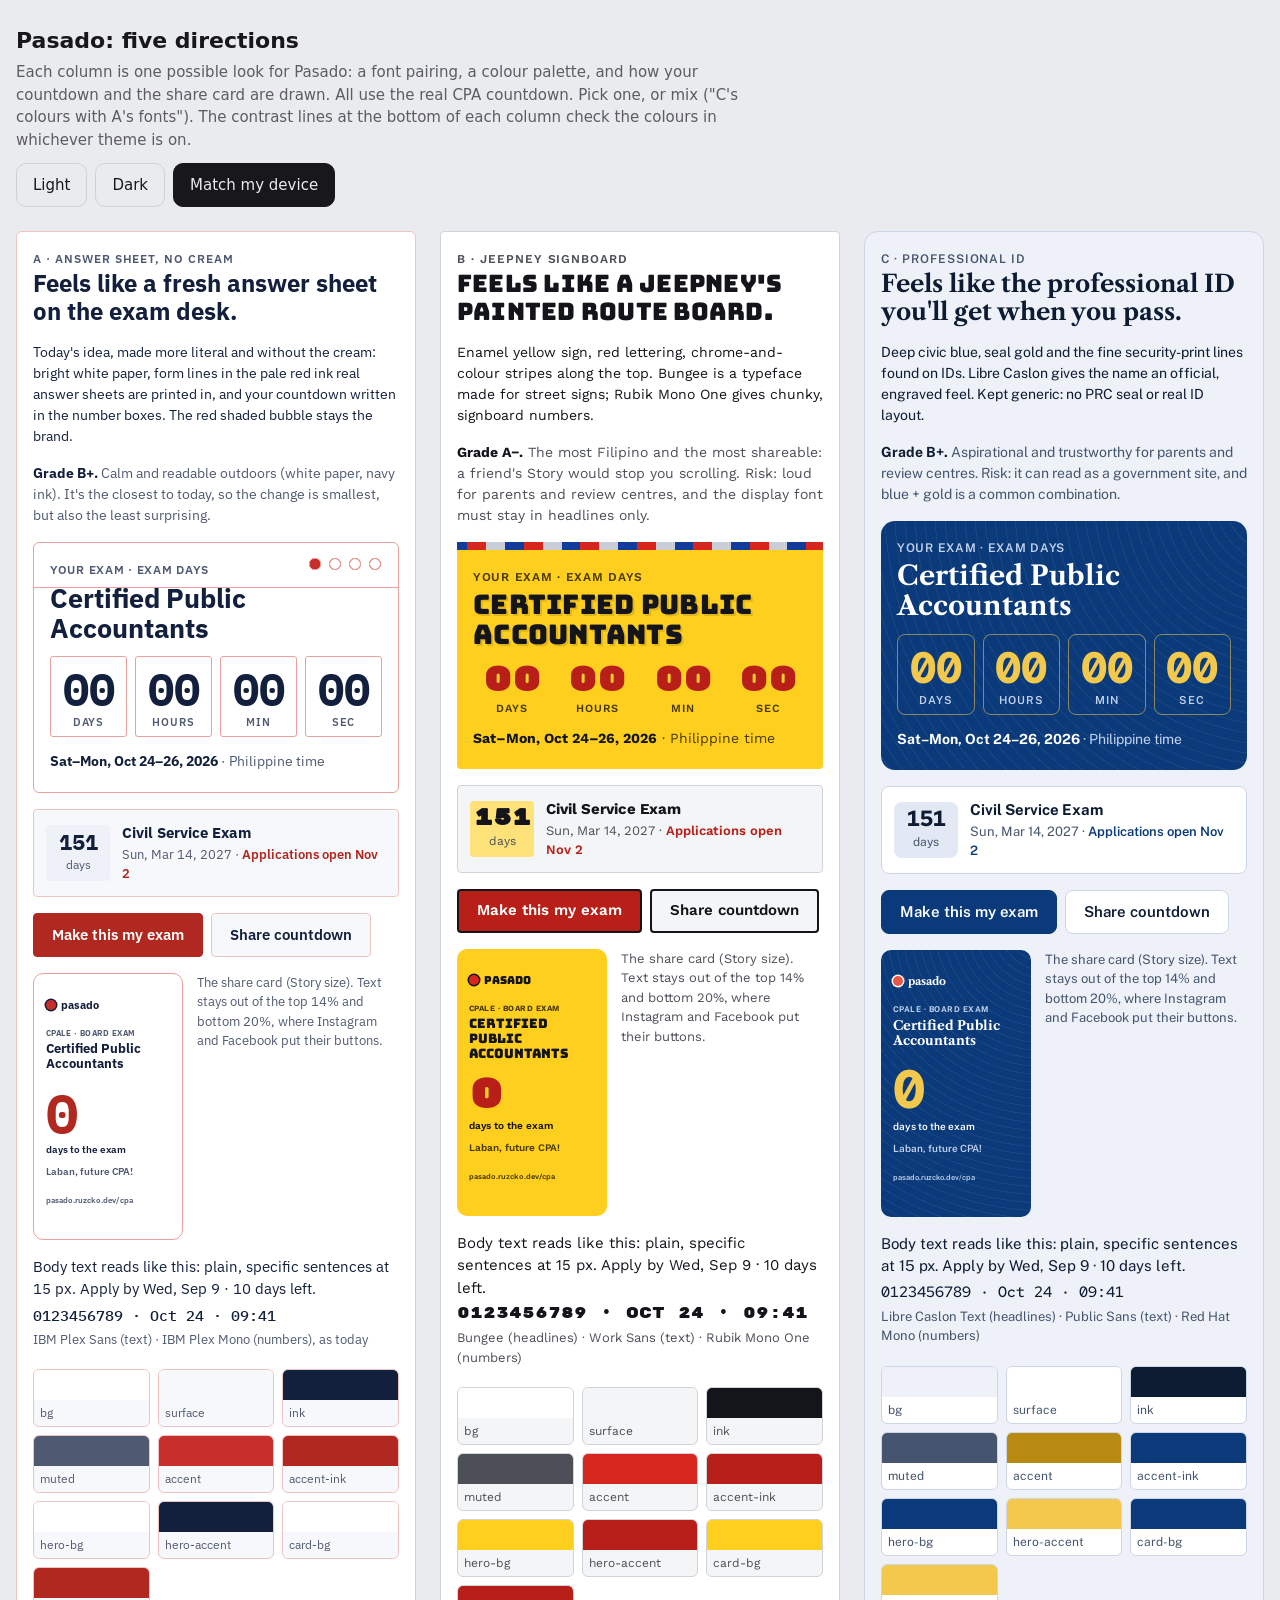
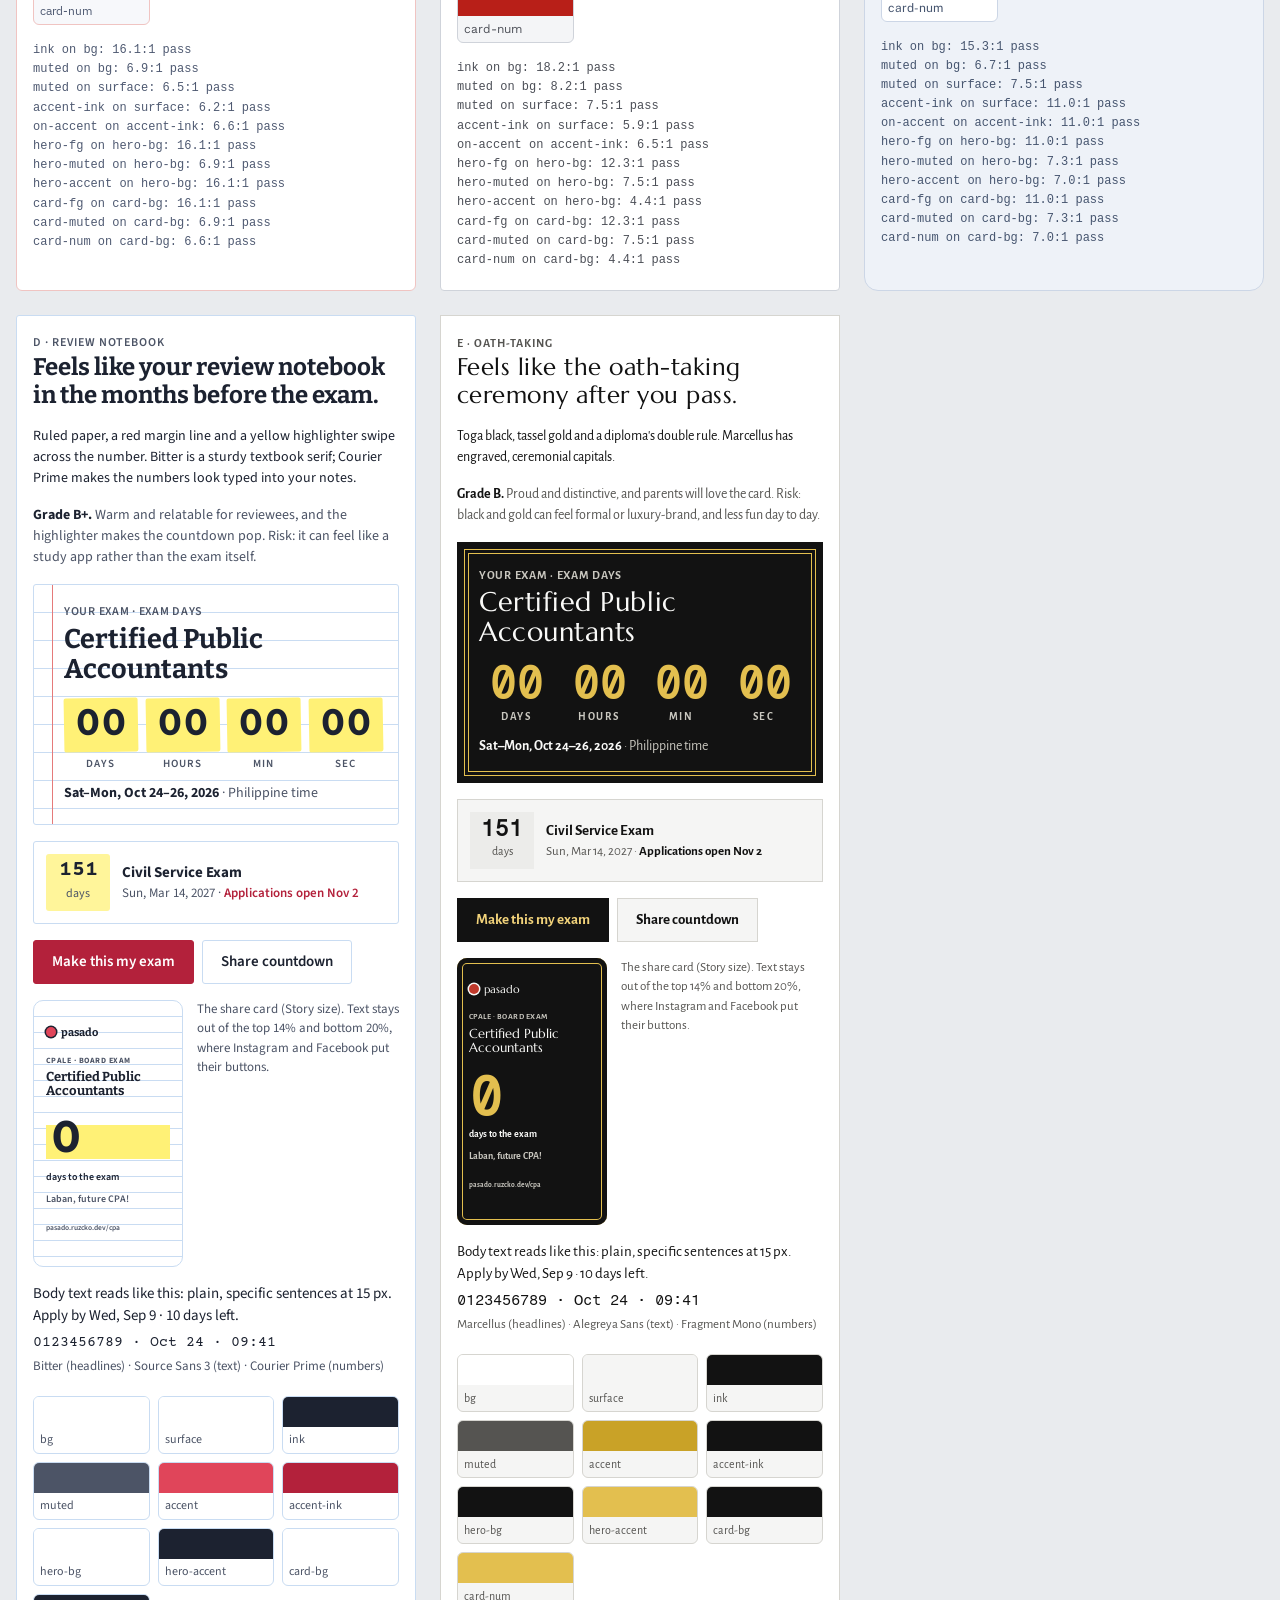
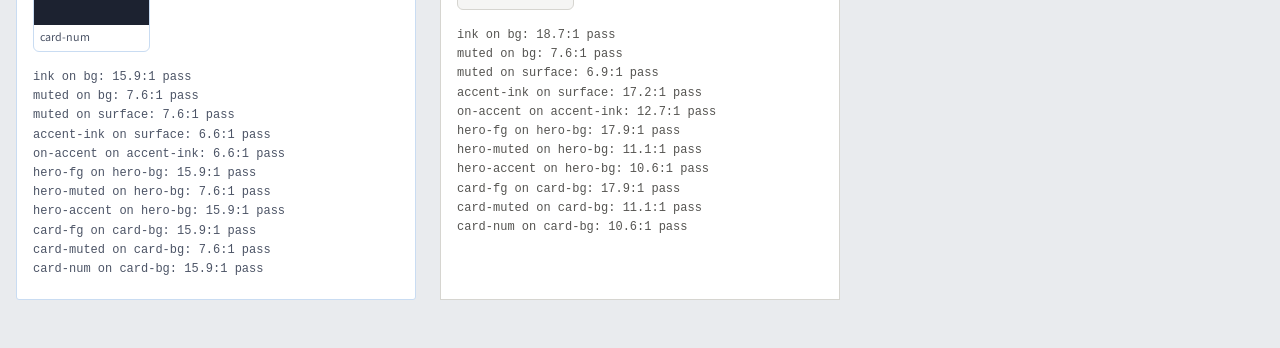
<file: design/directions.html>
<!doctype html>
<html lang="en">
<head>
<meta charset="utf-8">
<meta name="viewport" content="width=device-width, initial-scale=1">
<title>Pasado: five directions</title>
<!--
  Pasado palette + type directions (design-brief step 2, 2026-10-14). Standalone: open it directly in a browser.
  Five looks on the same real content: the CPA countdown, a list row, the two main buttons and a mini share card.
  The page frame uses system-ui on purpose so the directions stand out.
-->
<link rel="preconnect" href="https://fonts.googleapis.com">
<link rel="preconnect" href="https://fonts.gstatic.com" crossorigin>
<link rel="stylesheet" href="https://fonts.googleapis.com/css2?family=IBM+Plex+Sans:wght@400;600;700&family=IBM+Plex+Mono:wght@500;700&family=Bungee&family=Work+Sans:wght@400;600;700&family=Rubik+Mono+One&family=Libre+Caslon+Text:wght@700&family=Public+Sans:wght@400;600;700&family=Red+Hat+Mono:wght@500;700&family=Bitter:wght@600;800&family=Source+Sans+3:wght@400;600;700&family=Courier+Prime:wght@400;700&family=Marcellus&family=Alegreya+Sans:wght@400;500;700&family=Fragment+Mono&display=swap">
<style>
  /* ---------- Page frame (neutral) ---------- */
  :root { --f-bg: #e9ebee; --f-fg: #18181a; --f-muted: #5c5c62; --f-line: #d0d0d6; }
  :root[data-theme="dark"] { --f-bg: #0f0f11; --f-fg: #ececee; --f-muted: #a2a2aa; --f-line: #2a2a2f; }
  * { box-sizing: border-box; }
  body { margin: 0; background: var(--f-bg); color: var(--f-fg); font: 15px/1.5 system-ui, sans-serif; } /* design-lint: ignore (neutral frame) */
  .intro { max-width: 1400px; margin: 0 auto; padding: 24px 16px 8px; }
  .intro h1 { margin: 0 0 4px; font-size: 22px; }
  .intro p { margin: 0 0 8px; color: var(--f-muted); max-width: 80ch; }
  .bar { display: flex; gap: 8px; flex-wrap: wrap; margin: 12px 0 0; }
  .bar button { font: inherit; min-height: 44px; padding: 0 16px; border-radius: 10px; border: 1px solid var(--f-line); background: transparent; color: inherit; cursor: pointer; }
  .bar button[aria-pressed="true"] { background: var(--f-fg); color: var(--f-bg); border-color: var(--f-fg); }
  .grid { max-width: 1400px; margin: 0 auto; padding: 16px 16px 48px; display: grid; gap: 24px;
          grid-template-columns: repeat(auto-fit, minmax(min(100%, 380px), 1fr)); }

  /* ---------- One direction = one token set ---------- */
  .dir { background: var(--bg); color: var(--ink); font-family: var(--sans); border: 1px solid var(--line);
         border-radius: var(--r-card); padding: 20px 16px; display: flex; flex-direction: column; gap: 16px; }
  .dir .label { font: 600 12px/1.2 var(--sans); letter-spacing: .08em; text-transform: uppercase; color: var(--muted); margin: 0; }
  .dir h2 { font: 700 24px/1.15 var(--display); margin: 4px 0 0; }
  .dir .why { margin: 0; font-size: 14px; }
  .dir .grade { margin: 0; font-size: 14px; color: var(--muted); }
  .dir .grade b { color: var(--ink); }

  .hero { background: var(--hero-bg); color: var(--hero-fg); border-radius: var(--r-card); padding: 20px 16px; position: relative; }
  .hero .eyebrow { font: 600 12px/1.2 var(--sans); letter-spacing: .06em; text-transform: uppercase; color: var(--hero-muted); margin: 0 0 6px; }
  .hero .title { font: 700 27px/1.1 var(--display); margin: 0 0 14px; }
  .clock { display: flex; gap: 8px; }
  .unit { flex: 1; text-align: center; }
  .unit .n { display: block; font: 700 clamp(32px, 9vw, 44px)/1 var(--mono); font-variant-numeric: tabular-nums; color: var(--hero-accent); }
  .unit .l { display: block; margin-top: 6px; font: 600 11px/1 var(--sans); letter-spacing: .08em; text-transform: uppercase; color: var(--hero-muted); }
  .hero .meta { margin: 14px 0 0; font-size: 14px; color: var(--hero-muted); }
  .hero .meta b { color: var(--hero-fg); }

  .row { background: var(--surface); border: 1px solid var(--line); border-radius: var(--r-ctl); padding: 12px; display: flex; gap: 12px; align-items: center; }
  .row .box { min-width: 64px; padding: 6px 4px; text-align: center; background: var(--surface-2); border-radius: var(--r-ctl); }
  .row .box b { display: block; font: 700 22px/1 var(--mono); font-variant-numeric: tabular-nums; }
  .row .box small { font-size: 12px; color: var(--muted); }
  .row .name { font-weight: 700; margin: 0; }
  .row .sub { margin: 0; font-size: 13px; color: var(--muted); }
  .row .sub em { font-style: normal; color: var(--accent-ink); font-weight: 600; }

  .actions { display: flex; gap: 8px; flex-wrap: wrap; }
  .btn { font: 600 15px/1 var(--sans); min-height: 44px; padding: 0 18px; border-radius: var(--r-ctl); border: 1px solid var(--line); background: var(--surface); color: var(--ink); cursor: pointer; }
  .btn.primary { background: var(--accent-ink); border-color: var(--accent-ink); color: var(--on-accent); }

  /* Mini share card (Story, 9:16), the way a friend would first see Pasado. */
  .card-wrap { display: flex; gap: 14px; align-items: flex-start; }
  .card { width: 150px; flex: none; aspect-ratio: 9 / 16; background: var(--card-bg); color: var(--card-fg); border-radius: 10px; padding: 26px 12px 12px; display: flex; flex-direction: column; gap: 4px; overflow: hidden; position: relative; }
  .card .c-brand { font: 700 11px/1 var(--display); color: var(--card-fg); display: flex; gap: 5px; align-items: center; }
  .card .c-brand i { width: 10px; height: 10px; border-radius: 50%; background: var(--card-bubble); box-shadow: 0 0 0 1.5px var(--card-fg); }
  .card .c-eye { margin-top: 14px; font: 700 8px/1.2 var(--sans); letter-spacing: .06em; text-transform: uppercase; color: var(--card-muted); }
  .card .c-name { font: 700 13px/1.15 var(--display); }
  .card .c-num { margin-top: 10px; font: 700 54px/1 var(--mono); font-variant-numeric: tabular-nums; color: var(--card-num); }
  .card .c-unit { font: 600 10px/1.2 var(--sans); }
  .card .c-cheer { margin-top: 6px; font: 600 10px/1.2 var(--sans); color: var(--card-muted); }
  .card .c-url { margin-top: auto; margin-bottom: 18%; font: 600 7.5px/1 var(--sans); color: var(--card-muted); }
  .card-notes { font-size: 13px; color: var(--muted); margin: 0; }

  .type p { margin: 0 0 4px; }
  .type .sample-mono { font: 500 15px/1.4 var(--mono); font-variant-numeric: tabular-nums; }
  .type .fonts { font-size: 13px; color: var(--muted); }
  .swatches { display: grid; grid-template-columns: repeat(auto-fill, minmax(88px, 1fr)); gap: 8px; }
  .sw { border: 1px solid var(--line); border-radius: 6px; overflow: hidden; font-size: 12px; background: var(--surface); }
  .sw i { display: block; height: 30px; }
  .sw span { display: block; padding: 4px 6px; color: var(--muted); }
  .checks { font: 500 12px/1.6 ui-monospace, monospace; color: var(--muted); margin: 0; padding: 0; list-style: none; } /* design-lint: ignore (readout) */
  .checks .fail { color: var(--accent-ink); font-weight: 700; }

  /* ===== A · Answer sheet (no cream) =====
     A machine-read answer sheet: bright white stock, form lines printed in red "drop-out" ink,
     navy pencil, one shaded bubble. Number cells are the boxes you write your ID number in. */
  .dir-a { --display: "IBM Plex Sans", sans-serif; --sans: "IBM Plex Sans", sans-serif; --mono: "IBM Plex Mono", monospace;
    --r-card: 6px; --r-ctl: 4px;
    --bg: #ffffff; --surface: #f7f8fb; --surface-2: #eef1f7; --ink: #13203d; --muted: #4f5a72; --line: #f0c4c2;
    --accent: #c62f2b; --accent-ink: #b0281f; --on-accent: #ffffff;
    --hero-bg: #ffffff; --hero-fg: #13203d; --hero-muted: #4f5a72; --hero-accent: #13203d; --form: #e9a19e;
    --card-bg: #ffffff; --card-fg: #13203d; --card-muted: #4f5a72; --card-num: #b0281f; --card-bubble: #c62f2b; --card-form: #e9a19e; }
  [data-theme="dark"] .dir-a {
    --bg: #0d1324; --surface: #141c33; --surface-2: #1b2541; --ink: #e8edf8; --muted: #a4aec6; --line: #4a2f3d;
    --accent: #ff6b5e; --accent-ink: #ff7d70; --on-accent: #0d1324;
    --hero-bg: #141c33; --hero-fg: #e8edf8; --hero-muted: #a4aec6; --hero-accent: #ffffff; --form: #8a4a55;
    --card-bg: #ffffff; --card-fg: #13203d; --card-muted: #4f5a72; --card-num: #b0281f; --card-bubble: #c62f2b; }
  .dir-a .hero { border: 1.5px solid var(--form); background-image: linear-gradient(var(--form), var(--form)); background-size: 100% 1px; background-repeat: no-repeat; background-position: 0 44px; }
  .dir-a .unit { border: 1.5px solid var(--form); border-radius: 3px; padding: 10px 0 8px; }
  .dir-a .hero::after { content: ""; position: absolute; right: 16px; top: 14px; width: 74px; height: 14px;
    background: radial-gradient(circle at 7px 7px, var(--accent) 5px, transparent 5.5px) 0 0 / 14px 14px no-repeat,
                radial-gradient(circle at 7px 7px, transparent 4.5px, var(--form) 5px, var(--form) 6px, transparent 6.5px) 20px 0 / 20px 14px repeat-x; }
  .dir-a .card { border: 1.5px solid var(--card-form); }

  /* ===== B · Jeepney signboard =====
     Painted route boards: enamel yellow sign, red lettering with a dark outline, chrome stripes. */
  .dir-b { --display: "Bungee", sans-serif; --sans: "Work Sans", sans-serif; --mono: "Rubik Mono One", monospace;
    --r-card: 4px; --r-ctl: 4px;
    --bg: #ffffff; --surface: #f4f5f7; --surface-2: #ffe27a; --ink: #14151a; --muted: #4c4f57; --line: #cfd3da;
    --accent: #d7261e; --accent-ink: #b81f18; --on-accent: #ffffff;
    --hero-bg: #ffcf1f; --hero-fg: #14151a; --hero-muted: #4a3a00; --hero-accent: #b81f18; --stripe: #123c9c; --chrome: #c9ced6;
    --card-bg: #ffcf1f; --card-fg: #14151a; --card-muted: #4a3a00; --card-num: #b81f18; --card-bubble: #d7261e; }
  [data-theme="dark"] .dir-b {
    --bg: #0f1012; --surface: #1a1b1f; --surface-2: #2a2610; --ink: #f3f1ea; --muted: #b0aea6; --line: #33353b;
    --accent: #ffcf1f; --accent-ink: #ffcf1f; --on-accent: #14151a;
    --hero-bg: #14151a; --hero-fg: #ffcf1f; --hero-muted: #e9dca3; --hero-accent: #ff6a5c; --stripe: #5b86ff;
    --card-bg: #ffcf1f; --card-fg: #14151a; --card-muted: #4a3a00; --card-num: #b81f18; --card-bubble: #d7261e; }
  .dir-b h2, .dir-b .hero .title { font-weight: 400; letter-spacing: .01em; }
  .dir-b .hero { border-top: 8px solid transparent; border-image: repeating-linear-gradient(90deg, var(--stripe) 0 18px, var(--accent) 18px 36px, var(--chrome) 36px 54px) 8; }
  .dir-b .hero .title { text-shadow: 2px 2px 0 rgba(0, 0, 0, .12); }
  .dir-b .unit .n { font-size: clamp(26px, 7vw, 34px); }
  .dir-b .btn { border-width: 2px; border-color: var(--ink); }
  .dir-b .card .c-name, .dir-b .card .c-brand { font-weight: 400; }
  .dir-b .card .c-num { font-size: 40px; }

  /* ===== C · Professional ID =====
     The ID you get when you pass: deep civic blue card, seal-gold ring, fine security-print lines.
     Generic on purpose: no PRC seal or real ID layout, so nobody mistakes it for an official PRC page. */
  .dir-c { --display: "Libre Caslon Text", serif; --sans: "Public Sans", sans-serif; --mono: "Red Hat Mono", monospace;
    --r-card: 14px; --r-ctl: 8px;
    --bg: #eef2f8; --surface: #ffffff; --surface-2: #e2e9f4; --ink: #0d1b33; --muted: #46556f; --line: #ccd6e6;
    --accent: #b88a12; --accent-ink: #0b3a7a; --on-accent: #ffffff;
    --hero-bg: #0b3a7a; --hero-fg: #ffffff; --hero-muted: #c3d3ee; --hero-accent: #f2c94c;
    --card-bg: #0b3a7a; --card-fg: #ffffff; --card-muted: #c3d3ee; --card-num: #f2c94c; --card-bubble: #e8564a; --guilloche: rgba(255, 255, 255, .06); --seal-line: rgba(242, 201, 76, .55); }
  [data-theme="dark"] .dir-c {
    --bg: #08111f; --surface: #0f1b30; --surface-2: #16243e; --ink: #e9eef7; --muted: #9fb0cc; --line: #23324d;
    --accent: #f2c94c; --accent-ink: #f2c94c; --on-accent: #08111f;
    --hero-bg: #0f2b57; --hero-fg: #ffffff; --hero-muted: #c3d3ee; --hero-accent: #f2c94c;
    --card-bg: #0b3a7a; --card-fg: #ffffff; --card-muted: #c3d3ee; --card-num: #f2c94c; --card-bubble: #e8564a; }
  .dir-c .hero { overflow: hidden;
    background-image: repeating-radial-gradient(circle at 110% -10%, transparent 0 9px, var(--guilloche) 9px 10px); }
  .dir-c .unit { border: 1px solid var(--seal-line); border-radius: 8px; padding: 10px 0 8px; }
  .dir-c .card { background-image: repeating-radial-gradient(circle at 110% -10%, transparent 0 7px, var(--guilloche) 7px 8px); }

  /* ===== D · Review notebook =====
     The review months: ruled notebook paper, red margin line, a highlighter swipe across the number. */
  .dir-d { --display: "Bitter", serif; --sans: "Source Sans 3", sans-serif; --mono: "Courier Prime", monospace;
    --r-card: 3px; --r-ctl: 3px;
    --bg: #ffffff; --surface: #ffffff; --surface-2: #fff59a; --ink: #1c2230; --muted: #4c5466; --line: #c9dcf2;
    --accent: #e0455a; --accent-ink: #b3213b; --on-accent: #ffffff;
    --hero-bg: #ffffff; --hero-fg: #1c2230; --hero-muted: #4c5466; --hero-accent: #1c2230; --rule: #c9dcf2; --margin: #e57a7a; --hl: #fff176; --hl-ink: #1c2230; --card-hl: #fff176; --card-rule: #c9dcf2;
    --card-bg: #ffffff; --card-fg: #1c2230; --card-muted: #4c5466; --card-num: #1c2230; --card-bubble: #e0455a; }
  [data-theme="dark"] .dir-d {
    --bg: #14171d; --surface: #1b1f27; --surface-2: #3a3612; --ink: #eef1f6; --muted: #a9b0bf; --line: #2a3140;
    --accent: #ff8fa3; --accent-ink: #ff8fa3; --on-accent: #14171d;
    --hero-bg: #1b1f27; --hero-fg: #eef1f6; --hero-muted: #a9b0bf; --hero-accent: #ffe95c; --rule: #2c3446; --margin: #8a3c47; --hl: #ffe95c;
    --card-bg: #ffffff; --card-fg: #1c2230; --card-muted: #4c5466; --card-num: #1c2230; --card-bubble: #e0455a; }
  .dir-d .hero { border: 1px solid var(--line); padding-left: 30px;
    background-image: linear-gradient(90deg, transparent 18px, var(--margin) 18px 19.5px, transparent 19.5px),
                      repeating-linear-gradient(transparent 0 27px, var(--rule) 27px 28px); }
  .dir-d .unit .n { background: var(--hl); color: var(--hl-ink); padding: 6px 0 4px; line-height: 1; border-radius: 2px; transform: rotate(-1deg); } /* a highlighter swipe: covers the whole digit */
  .dir-d .card .c-num { background: linear-gradient(transparent 22%, var(--card-hl) 22% 86%, transparent 86%); display: inline-block; padding: 0 4px; }
  .dir-d .card { background-image: repeating-linear-gradient(transparent 0 15px, var(--card-rule) 15px 16px); border: 1px solid var(--card-rule); }

  /* ===== E · Oath-taking =====
     The day you take your oath: toga black, tassel gold, engraved capitals, a diploma's double rule. */
  .dir-e { --display: "Marcellus", serif; --sans: "Alegreya Sans", sans-serif; --mono: "Fragment Mono", monospace;
    --r-card: 0px; --r-ctl: 0px;
    --bg: #ffffff; --surface: #f5f5f4; --surface-2: #ececea; --ink: #121212; --muted: #555451; --line: #d6d5d0;
    --accent: #c9a227; --accent-ink: #121212; --on-accent: #f1d27a;
    --hero-bg: #121212; --hero-fg: #fafaf8; --hero-muted: #c9c7bf; --hero-accent: #e3bf4f;
    --card-bg: #121212; --card-fg: #fafaf8; --card-muted: #c9c7bf; --card-num: #e3bf4f; --card-bubble: #c0392b; }
  [data-theme="dark"] .dir-e {
    --bg: #0b0b0b; --surface: #161616; --surface-2: #202020; --ink: #f2f1ec; --muted: #b2b0a8; --line: #2e2e2c;
    --accent: #e3bf4f; --accent-ink: #e3bf4f; --on-accent: #121212;
    --hero-bg: #000000; --hero-fg: #fafaf8; --hero-muted: #c9c7bf; --hero-accent: #e3bf4f;
    --card-bg: #121212; --card-fg: #fafaf8; --card-muted: #c9c7bf; --card-num: #e3bf4f; --card-bubble: #c0392b; }
  .dir-e h2, .dir-e .hero .title { font-weight: 400; letter-spacing: .02em; }
  .dir-e .hero { outline: 1px solid var(--hero-accent); outline-offset: -8px; box-shadow: inset 0 0 0 11px var(--hero-bg), inset 0 0 0 12px var(--hero-accent); padding: 26px 22px; }
  .dir-e .unit .l { letter-spacing: .14em; }
  .dir-e .card .c-name, .dir-e .card .c-brand { font-weight: 400; }
  .dir-e .card { box-shadow: inset 0 0 0 5px #121212, inset 0 0 0 6px #e3bf4f; }
</style>
</head>
<body>
<header class="intro">
  <h1>Pasado: five directions</h1>
  <p>Each column is one possible look for Pasado: a font pairing, a colour palette, and how your countdown and the share card are drawn. All use the real CPA countdown. Pick one, or mix ("C's colours with A's fonts"). The contrast lines at the bottom of each column check the colours in whichever theme is on.</p>
  <div class="bar" role="group" aria-label="Theme">
    <button type="button" data-set="light">Light</button>
    <button type="button" data-set="dark">Dark</button>
    <button type="button" data-set="system">Match my device</button>
  </div>
</header>

<main class="grid">
  <section class="dir dir-a" data-key="a"></section>
  <section class="dir dir-b" data-key="b"></section>
  <section class="dir dir-c" data-key="c"></section>
  <section class="dir dir-d" data-key="d"></section>
  <section class="dir dir-e" data-key="e"></section>
</main>

<script>
const CONTENT = {
  hero: { eyebrow: "Your exam · Exam days", title: "Certified Public Accountants", meta: "<b>Sat–Mon, Oct 24–26, 2026</b> · Philippine time", target: Date.parse("2026-10-24T00:00:00+08:00") },
  row: { box: "151", unit: "days", name: "Civil Service Exam", sub: "Sun, Mar 14, 2027", flag: "Applications open Nov 2" },
  primary: "Make this my exam", secondary: "Share countdown",
  card: { eye: "CPALE · Board exam", name: "Certified Public Accountants", unit: "days to the exam", cheer: "Laban, future CPA!", url: "pasado.ruzcko.dev/cpa" },
  directions: {
    a: { name: "A · Answer sheet, no cream", feels: "Feels like a fresh answer sheet on the exam desk.",
         why: "Today's idea, made more literal and without the cream: bright white paper, form lines in the pale red ink real answer sheets are printed in, and your countdown written in the number boxes. The red shaded bubble stays the brand.",
         grade: "<b>Grade B+.</b> Calm and readable outdoors (white paper, navy ink). It's the closest to today, so the change is smallest, but also the least surprising.",
         fonts: "IBM Plex Sans (text) · IBM Plex Mono (numbers), as today" },
    b: { name: "B · Jeepney signboard", feels: "Feels like a jeepney's painted route board.",
         why: "Enamel yellow sign, red lettering, chrome-and-colour stripes along the top. Bungee is a typeface made for street signs; Rubik Mono One gives chunky, signboard numbers.",
         grade: "<b>Grade A−.</b> The most Filipino and the most shareable: a friend's Story would stop you scrolling. Risk: loud for parents and review centres, and the display font must stay in headlines only.",
         fonts: "Bungee (headlines) · Work Sans (text) · Rubik Mono One (numbers)" },
    c: { name: "C · Professional ID", feels: "Feels like the professional ID you'll get when you pass.",
         why: "Deep civic blue, seal gold and the fine security-print lines found on IDs. Libre Caslon gives the name an official, engraved feel. Kept generic: no PRC seal or real ID layout.",
         grade: "<b>Grade B+.</b> Aspirational and trustworthy for parents and review centres. Risk: it can read as a government site, and blue + gold is a common combination.",
         fonts: "Libre Caslon Text (headlines) · Public Sans (text) · Red Hat Mono (numbers)" },
    d: { name: "D · Review notebook", feels: "Feels like your review notebook in the months before the exam.",
         why: "Ruled paper, a red margin line and a yellow highlighter swipe across the number. Bitter is a sturdy textbook serif; Courier Prime makes the numbers look typed into your notes.",
         grade: "<b>Grade B+.</b> Warm and relatable for reviewees, and the highlighter makes the countdown pop. Risk: it can feel like a study app rather than the exam itself.",
         fonts: "Bitter (headlines) · Source Sans 3 (text) · Courier Prime (numbers)" },
    e: { name: "E · Oath-taking", feels: "Feels like the oath-taking ceremony after you pass.",
         why: "Toga black, tassel gold and a diploma's double rule. Marcellus has engraved, ceremonial capitals.",
         grade: "<b>Grade B.</b> Proud and distinctive, and parents will love the card. Risk: black and gold can feel formal or luxury-brand, and less fun day to day.",
         fonts: "Marcellus (headlines) · Alegreya Sans (text) · Fragment Mono (numbers)" },
  },
};
// Token pairs checked live in each direction: [text, background, minimum ratio].
const PAIRS = [
  ["--ink", "--bg", 4.5], ["--muted", "--bg", 4.5], ["--muted", "--surface", 4.5], ["--accent-ink", "--surface", 4.5],
  ["--on-accent", "--accent-ink", 4.5], ["--hero-fg", "--hero-bg", 4.5], ["--hero-muted", "--hero-bg", 4.5], ["--hero-accent", "--hero-bg", 3],
  ["--card-fg", "--card-bg", 4.5], ["--card-muted", "--card-bg", 4.5], ["--card-num", "--card-bg", 3],
];
const SWATCHES = ["--bg", "--surface", "--ink", "--muted", "--accent", "--accent-ink", "--hero-bg", "--hero-accent", "--card-bg", "--card-num"];

const esc = (s) => String(s).replace(/[&<>"]/g, (c) => ({ "&": "&amp;", "<": "&lt;", ">": "&gt;", '"': "&quot;" }[c]));
for (const el of document.querySelectorAll(".dir")) {
  const d = CONTENT.directions[el.dataset.key], h = CONTENT.hero, r = CONTENT.row, c = CONTENT.card;
  el.innerHTML = `
    <div><p class="label">${esc(d.name)}</p><h2>${esc(d.feels)}</h2></div>
    <p class="why">${esc(d.why)}</p>
    <p class="grade">${d.grade}</p>
    <div class="hero">
      <p class="eyebrow">${esc(h.eyebrow)}</p>
      <p class="title">${esc(h.title)}</p>
      <div class="clock">${["days", "hours", "min", "sec"].map((u) => `<div class="unit"><span class="n" data-u="${u}">00</span><span class="l">${u}</span></div>`).join("")}</div>
      <p class="meta">${h.meta}</p>
    </div>
    <div class="row">
      <div class="box"><b>${esc(r.box)}</b><small>${esc(r.unit)}</small></div>
      <div><p class="name">${esc(r.name)}</p><p class="sub">${esc(r.sub)} · <em>${esc(r.flag)}</em></p></div>
    </div>
    <div class="actions"><button class="btn primary" type="button">${esc(CONTENT.primary)}</button><button class="btn" type="button">${esc(CONTENT.secondary)}</button></div>
    <div class="card-wrap">
      <div class="card" aria-label="Share card preview">
        <span class="c-brand"><i></i>pasado</span>
        <span class="c-eye">${esc(c.eye)}</span>
        <span class="c-name">${esc(c.name)}</span>
        <span class="c-num" data-days>0</span>
        <span class="c-unit">${esc(c.unit)}</span>
        <span class="c-cheer">${esc(c.cheer)}</span>
        <span class="c-url">${esc(c.url)}</span>
      </div>
      <p class="card-notes">The share card (Story size). Text stays out of the top 14% and bottom 20%, where Instagram and Facebook put their buttons.</p>
    </div>
    <div class="type">
      <p>Body text reads like this: plain, specific sentences at 15 px. Apply by Wed, Sep 9 · 10 days left.</p>
      <p class="sample-mono">0123456789 · Oct 24 · 09:41</p>
      <p class="fonts">${esc(d.fonts)}</p>
    </div>
    <div class="swatches">${SWATCHES.map((t) => `<div class="sw"><i style="background:var(${t})"></i><span>${t.slice(2)}</span></div>`).join("")}</div>
    <ul class="checks" aria-label="Contrast checks"></ul>`;
}

const tick = () => {
  const ms = CONTENT.hero.target - Date.now();
  let s = Math.max(0, Math.floor(ms / 1000));
  const v = { days: Math.floor(s / 86400), hours: Math.floor(s / 3600) % 24, min: Math.floor(s / 60) % 60, sec: s % 60 };
  document.querySelectorAll(".unit .n").forEach((n) => { n.textContent = String(v[n.dataset.u]).padStart(2, "0"); });
  const days = Math.max(0, Math.ceil(ms / 864e5));
  document.querySelectorAll("[data-days]").forEach((n) => { n.textContent = days; });
};
tick(); setInterval(tick, 1000);

const cv = document.createElement("canvas").getContext("2d", { willReadFrequently: true });
const rgb = (s) => { cv.clearRect(0, 0, 1, 1); cv.fillStyle = "#000"; cv.fillStyle = s; cv.fillRect(0, 0, 1, 1); return [...cv.getImageData(0, 0, 1, 1).data].slice(0, 3); };
const lum = (c) => c.reduce((a, v, i) => { v /= 255; v = v <= 0.04045 ? v / 12.92 : ((v + 0.055) / 1.055) ** 2.4; return a + v * [0.2126, 0.7152, 0.0722][i]; }, 0);
const ratio = (a, b) => { const x = lum(rgb(a)), y = lum(rgb(b)); return (Math.max(x, y) + 0.05) / (Math.min(x, y) + 0.05); };
const checkAll = () => {
  for (const el of document.querySelectorAll(".dir")) {
    const cs = getComputedStyle(el), get = (t) => cs.getPropertyValue(t).trim();
    el.querySelector(".checks").innerHTML = PAIRS.map(([fg, bg, min]) => {
      const r = ratio(get(fg), get(bg)), ok = r >= min;
      return `<li class="${ok ? "" : "fail"}">${fg.slice(2)} on ${bg.slice(2)}: ${r.toFixed(1)}:1 ${ok ? "pass" : "FAIL (needs " + min + ")"}</li>`;
    }).join("");
  }
};

const mq = matchMedia("(prefers-color-scheme: dark)");
let mode = "system"; try { mode = localStorage.getItem("directions-theme") || "system"; } catch (e) {}
const forced = new URLSearchParams(location.search).get("theme"); if (["light", "dark"].includes(forced)) mode = forced;
const apply = () => {
  document.documentElement.dataset.theme = mode === "system" ? (mq.matches ? "dark" : "light") : mode;
  document.querySelectorAll("[data-set]").forEach((b) => b.setAttribute("aria-pressed", String(b.dataset.set === mode)));
  checkAll();
};
document.querySelectorAll("[data-set]").forEach((b) => b.addEventListener("click", () => {
  mode = b.dataset.set; try { localStorage.setItem("directions-theme", mode); } catch (e) {} apply();
}));
mq.addEventListener("change", () => { if (mode === "system") apply(); });
apply();
</script>
</body>
</html>
</file>
